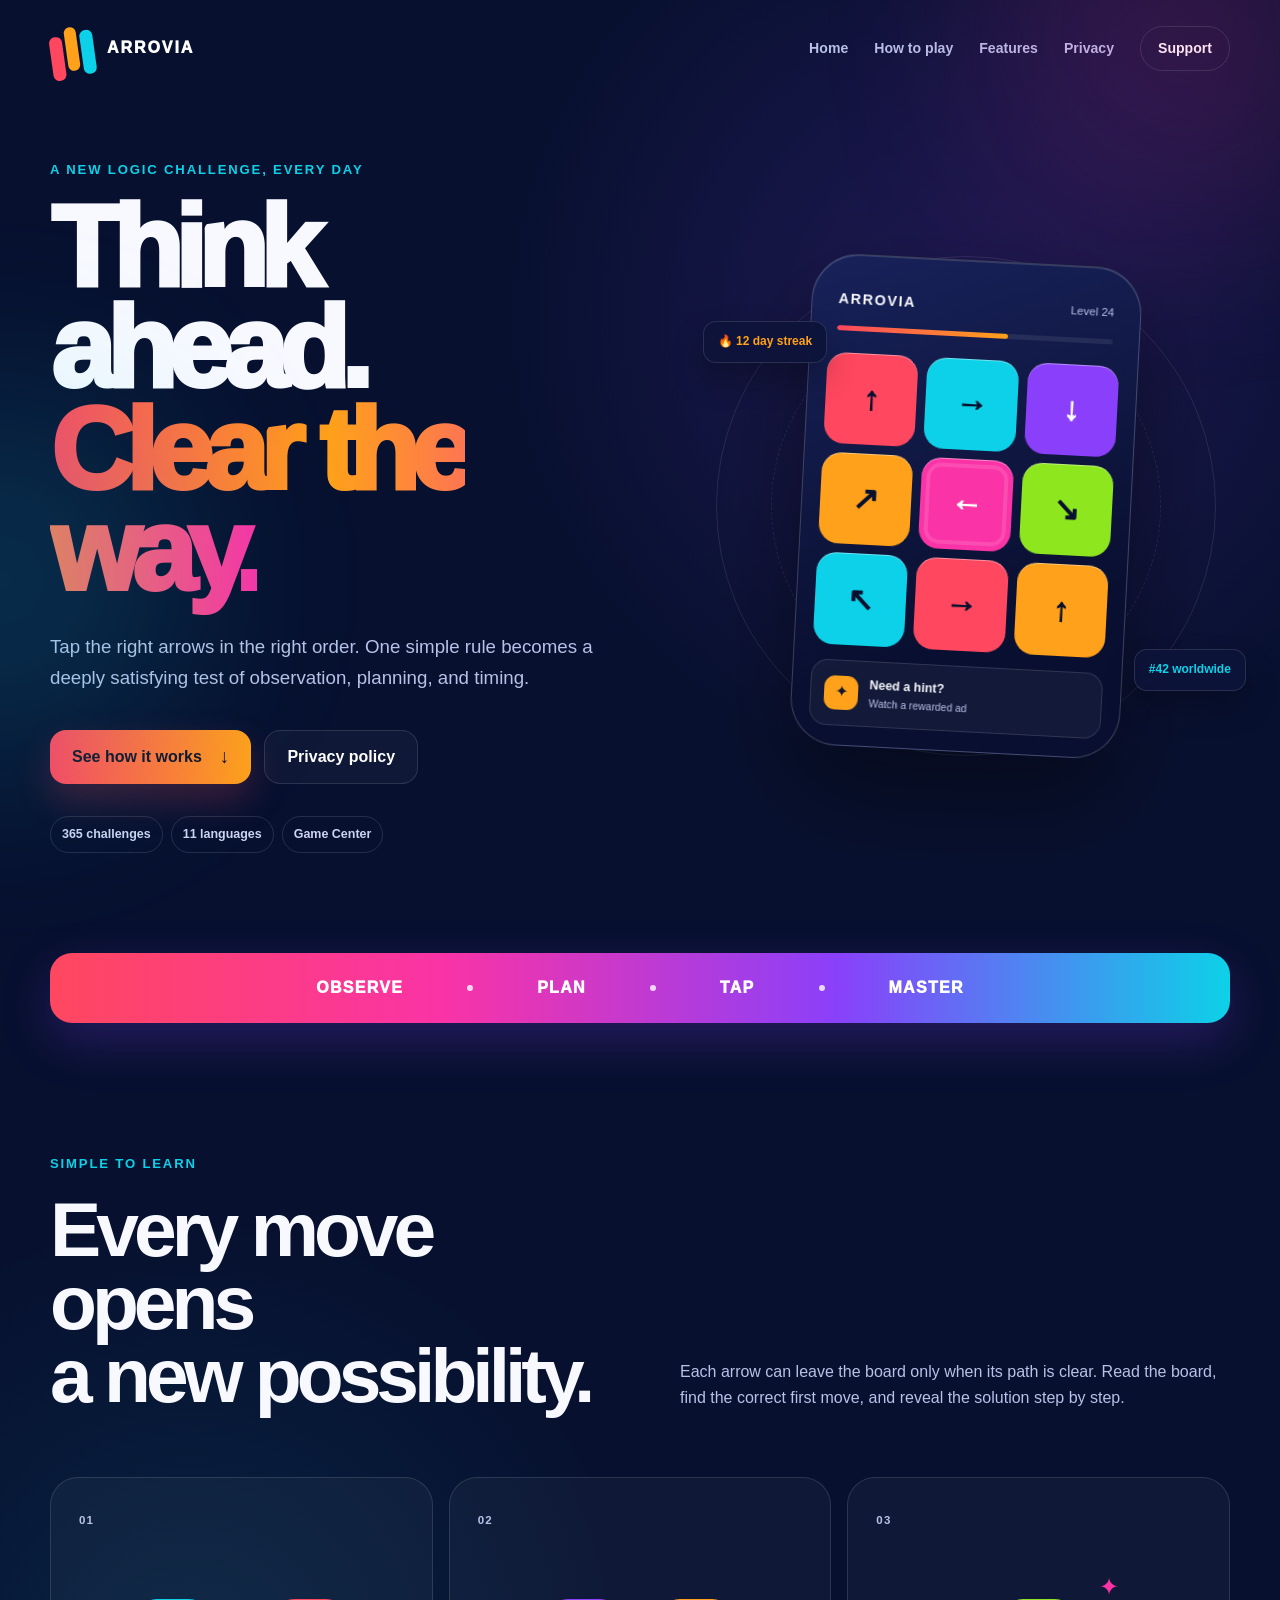
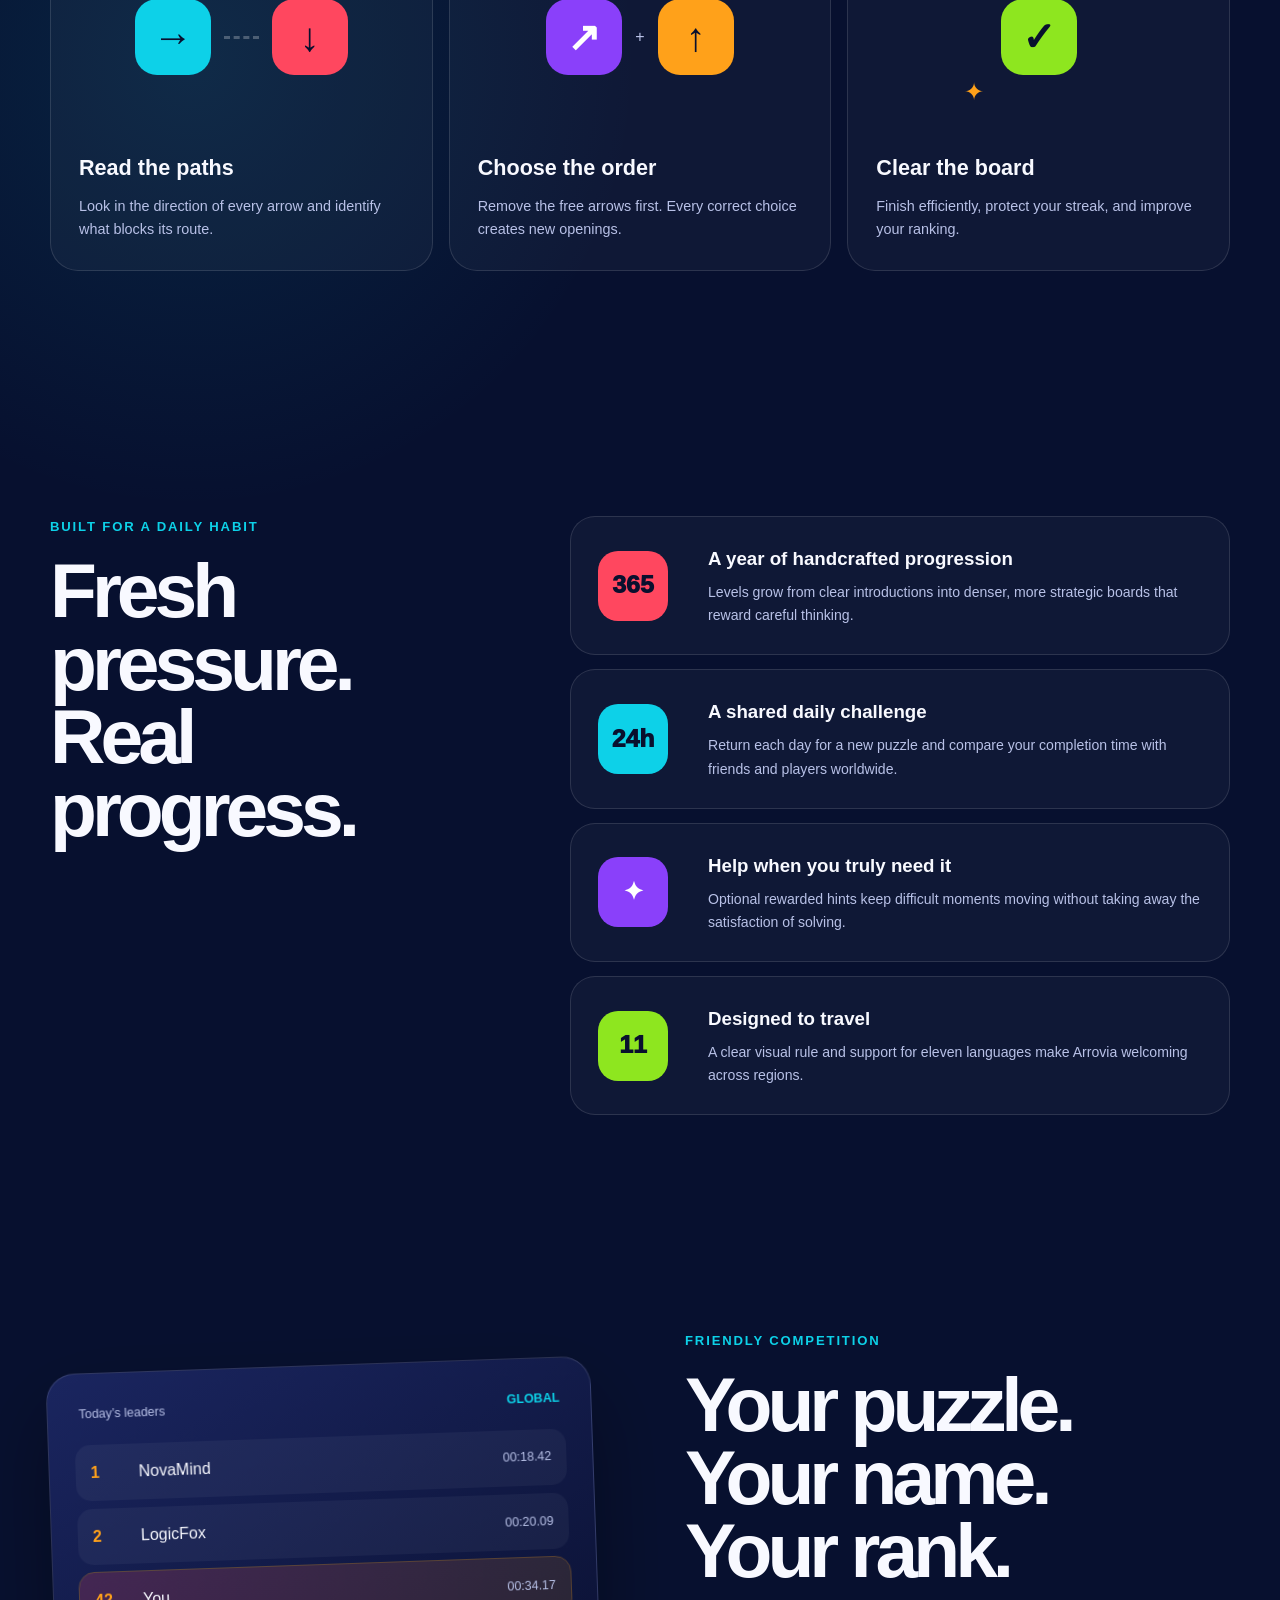
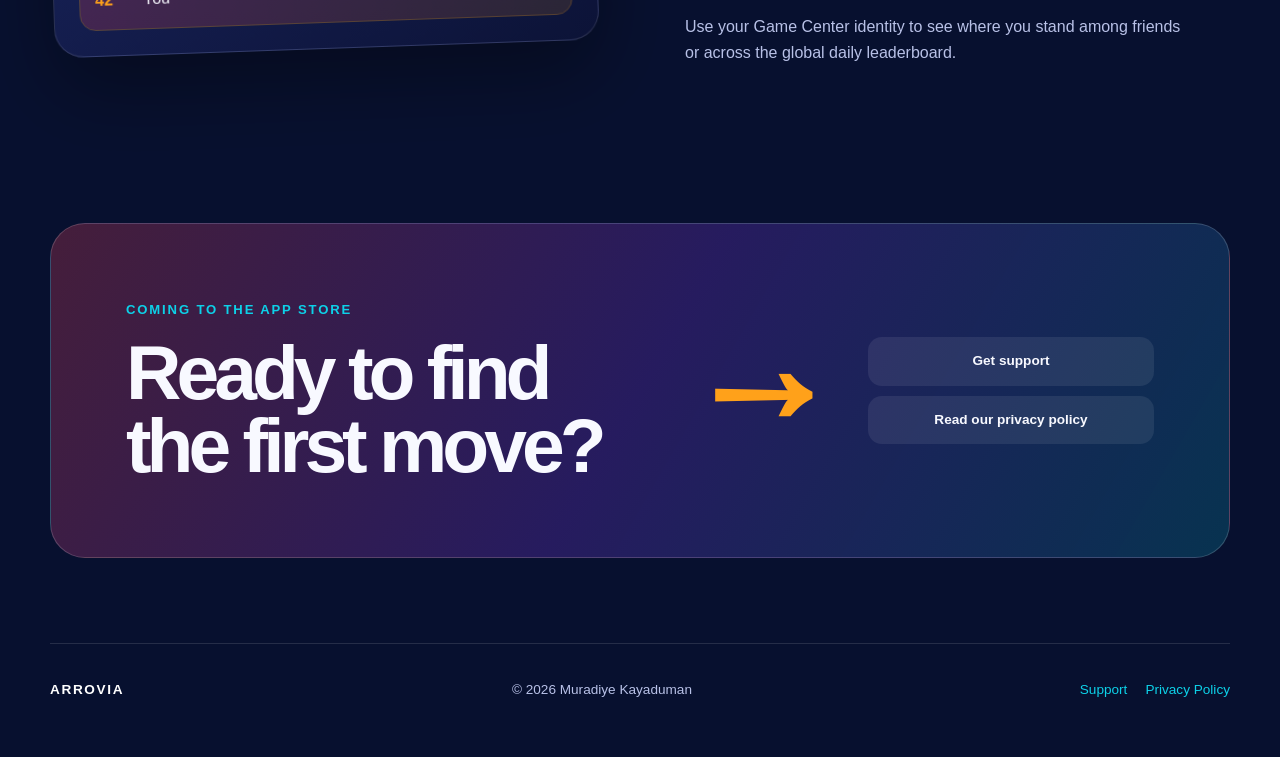
<file: index.html>
<!doctype html>
<html lang="en">
<head>
  <meta charset="utf-8">
  <meta name="viewport" content="width=device-width, initial-scale=1">
  <meta name="description" content="Arrovia is a colorful daily logic puzzle with hundreds of progressively challenging levels, rewarded hints, and Game Center leaderboards.">
  <meta name="theme-color" content="#07102f">
  <meta property="og:title" content="Arrovia — Think Ahead. Clear the Way.">
  <meta property="og:description" content="A vibrant logic puzzle that is easy to understand and increasingly difficult to master.">
  <meta property="og:type" content="website">
  <title>Arrovia — Daily Logic Puzzle</title>
  <link rel="stylesheet" href="styles.css">
</head>
<body class="landing-page">
  <div class="glow glow-one" aria-hidden="true"></div>
  <div class="glow glow-two" aria-hidden="true"></div>

  <header class="site-header">
    <a class="brand" href="#top" aria-label="Arrovia home">
      <span class="brand-mark" aria-hidden="true"><i></i><i></i><i></i></span>
      <span>ARROVIA</span>
    </a>
    <nav class="landing-nav" aria-label="Main navigation">
      <a class="home-link" href="index.html">Home</a>
      <a class="section-link" href="#how">How to play</a>
      <a class="section-link" href="#features">Features</a>
      <a href="privacy.html">Privacy</a>
      <a class="nav-button" href="support.html">Support</a>
    </nav>
  </header>

  <main id="top">
    <section class="launch-hero">
      <div class="launch-copy">
        <p class="eyebrow">A new logic challenge, every day</p>
        <h1>Think ahead.<br><span>Clear the way.</span></h1>
        <p>Tap the right arrows in the right order. One simple rule becomes a deeply satisfying test of observation, planning, and timing.</p>
        <div class="hero-actions">
          <a class="primary-button" href="#how">See how it works <span>↓</span></a>
          <a class="secondary-button" href="privacy.html">Privacy policy</a>
        </div>
        <div class="hero-tags" aria-label="Game highlights">
          <span>365 challenges</span>
          <span>11 languages</span>
          <span>Game Center</span>
        </div>
      </div>

      <div class="phone-scene" aria-label="Illustration of the Arrovia game board">
        <div class="orbit orbit-one"></div>
        <div class="orbit orbit-two"></div>
        <div class="phone-shell">
          <div class="phone-topbar"><strong>ARROVIA</strong><span>Level 24</span></div>
          <div class="mini-progress"><i></i></div>
          <div class="game-board" aria-hidden="true">
            <span class="coral">↑</span><span class="cyan">→</span><span class="violet">↓</span>
            <span class="orange">↗</span><span class="pink blocked">←</span><span class="lime">↘</span>
            <span class="cyan">↖</span><span class="coral">→</span><span class="orange">↑</span>
          </div>
          <div class="phone-hint"><span>✦</span><div><strong>Need a hint?</strong><small>Watch a rewarded ad</small></div></div>
        </div>
        <span class="floating-chip chip-one">🔥 12 day streak</span>
        <span class="floating-chip chip-two">#42 worldwide</span>
      </div>
    </section>

    <section class="color-ribbon" aria-label="Arrovia game qualities">
      <span>Observe</span><i></i><span>Plan</span><i></i><span>Tap</span><i></i><span>Master</span>
    </section>

    <section class="how-section" id="how">
      <div class="section-title">
        <p class="eyebrow">Simple to learn</p>
        <h2>Every move opens<br>a new possibility.</h2>
        <p>Each arrow can leave the board only when its path is clear. Read the board, find the correct first move, and reveal the solution step by step.</p>
      </div>

      <div class="steps-grid">
        <article>
          <span class="step-number">01</span>
          <div class="step-demo scan-demo"><b>→</b><em></em><b>↓</b></div>
          <h3>Read the paths</h3>
          <p>Look in the direction of every arrow and identify what blocks its route.</p>
        </article>
        <article>
          <span class="step-number">02</span>
          <div class="step-demo tap-demo"><b>↗</b><i>+</i><b>↑</b></div>
          <h3>Choose the order</h3>
          <p>Remove the free arrows first. Every correct choice creates new openings.</p>
        </article>
        <article>
          <span class="step-number">03</span>
          <div class="step-demo clear-demo"><b>✓</b><i>✦</i><em>✦</em></div>
          <h3>Clear the board</h3>
          <p>Finish efficiently, protect your streak, and improve your ranking.</p>
        </article>
      </div>
    </section>

    <section class="feature-section" id="features">
      <div class="feature-intro">
        <p class="eyebrow">Built for a daily habit</p>
        <h2>Fresh pressure.<br>Real progress.</h2>
      </div>
      <div class="feature-stack">
        <article class="feature-row coral-row">
          <span>365</span>
          <div><h3>A year of handcrafted progression</h3><p>Levels grow from clear introductions into denser, more strategic boards that reward careful thinking.</p></div>
        </article>
        <article class="feature-row cyan-row">
          <span>24h</span>
          <div><h3>A shared daily challenge</h3><p>Return each day for a new puzzle and compare your completion time with friends and players worldwide.</p></div>
        </article>
        <article class="feature-row violet-row">
          <span>✦</span>
          <div><h3>Help when you truly need it</h3><p>Optional rewarded hints keep difficult moments moving without taking away the satisfaction of solving.</p></div>
        </article>
        <article class="feature-row lime-row">
          <span>11</span>
          <div><h3>Designed to travel</h3><p>A clear visual rule and support for eleven languages make Arrovia welcoming across regions.</p></div>
        </article>
      </div>
    </section>

    <section class="leaderboard-section">
      <div class="rank-card">
        <div class="rank-head"><span>Today’s leaders</span><strong>GLOBAL</strong></div>
        <ol>
          <li><b>1</b><span>NovaMind</span><em>00:18.42</em></li>
          <li><b>2</b><span>LogicFox</span><em>00:20.09</em></li>
          <li class="you"><b>42</b><span>You</span><em>00:34.17</em></li>
        </ol>
      </div>
      <div class="leader-copy">
        <p class="eyebrow">Friendly competition</p>
        <h2>Your puzzle.<br>Your name.<br>Your rank.</h2>
        <p>Use your Game Center identity to see where you stand among friends or across the global daily leaderboard.</p>
      </div>
    </section>

    <section class="final-cta">
      <div>
        <p class="eyebrow">Coming to the App Store</p>
        <h2>Ready to find<br>the first move?</h2>
      </div>
      <div class="cta-mark" aria-hidden="true">→</div>
      <div class="cta-links">
        <a href="support.html">Get support</a>
        <a href="privacy.html">Read our privacy policy</a>
      </div>
    </section>
  </main>

  <footer>
    <strong>ARROVIA</strong>
    <span>© 2026 Muradiye Kayaduman</span>
    <span class="footer-links"><a href="support.html">Support</a><a href="privacy.html">Privacy Policy</a></span>
  </footer>
</body>
</html>
</file>
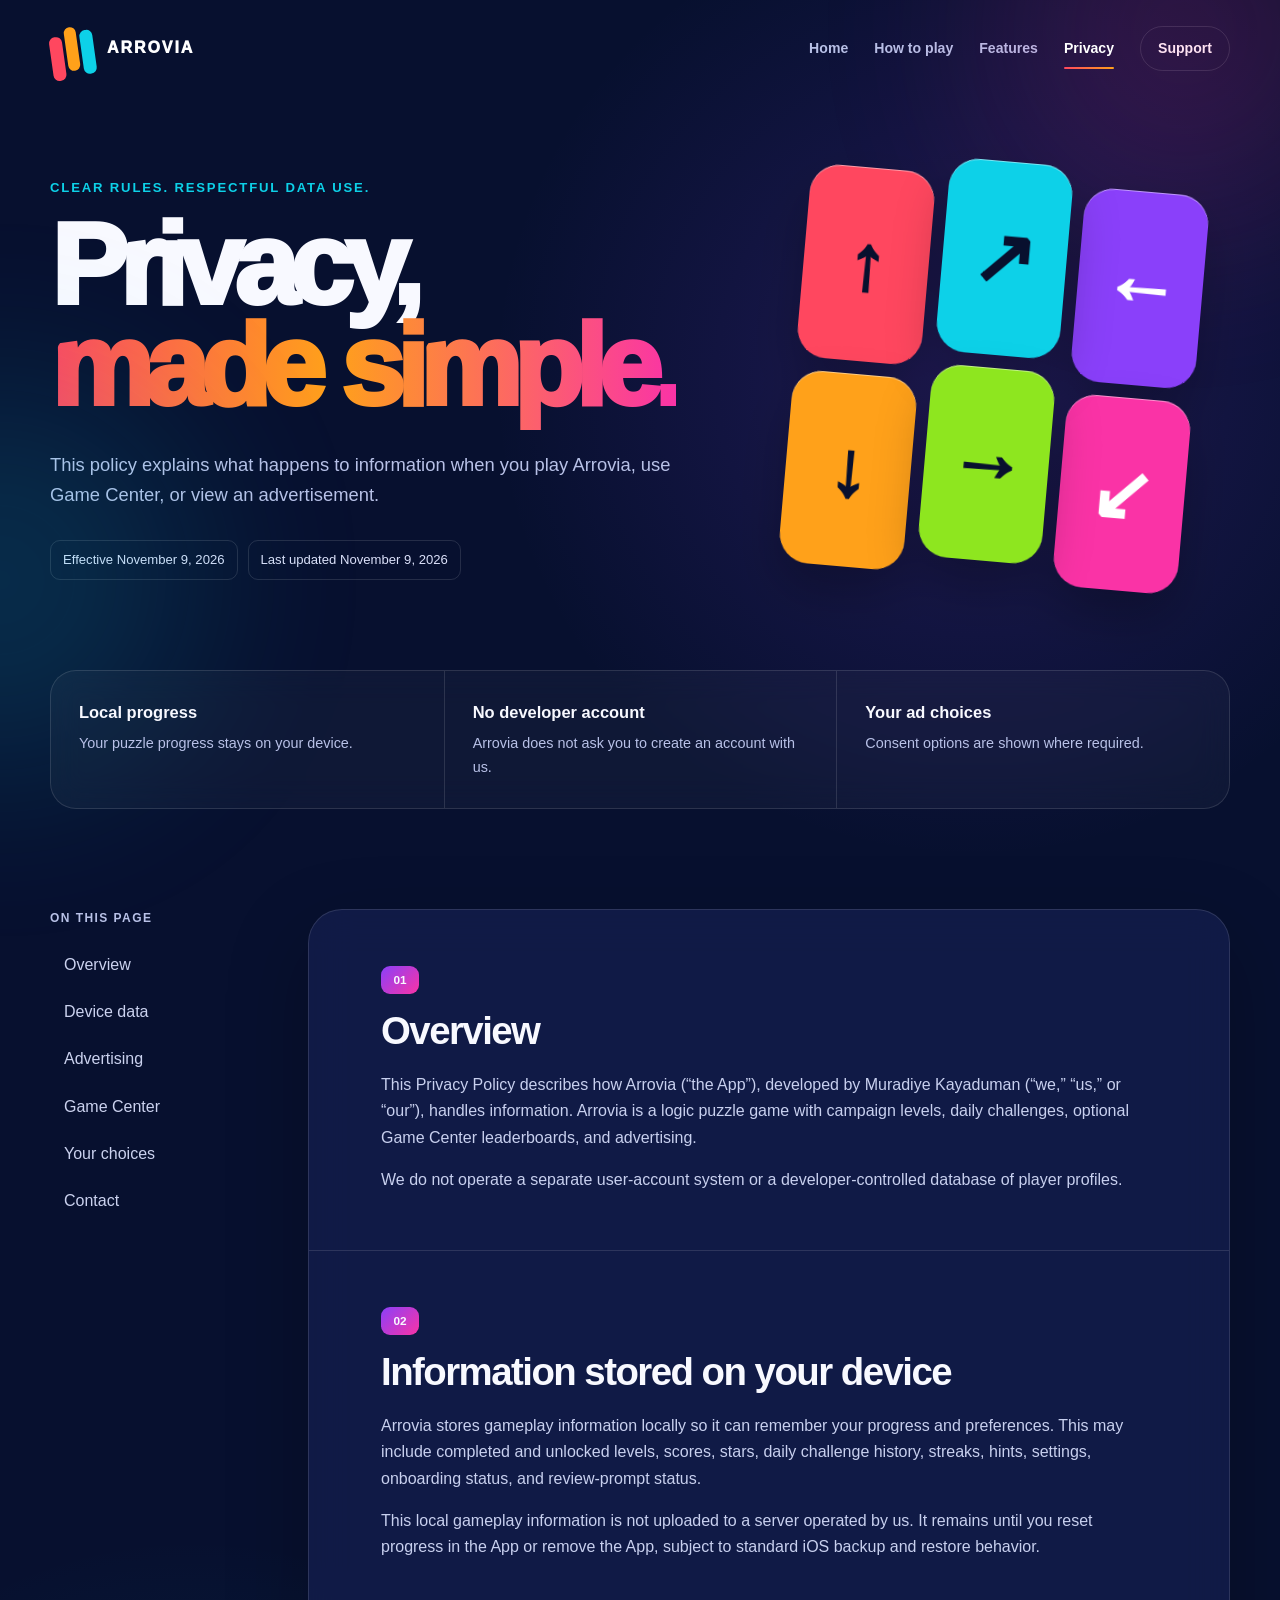
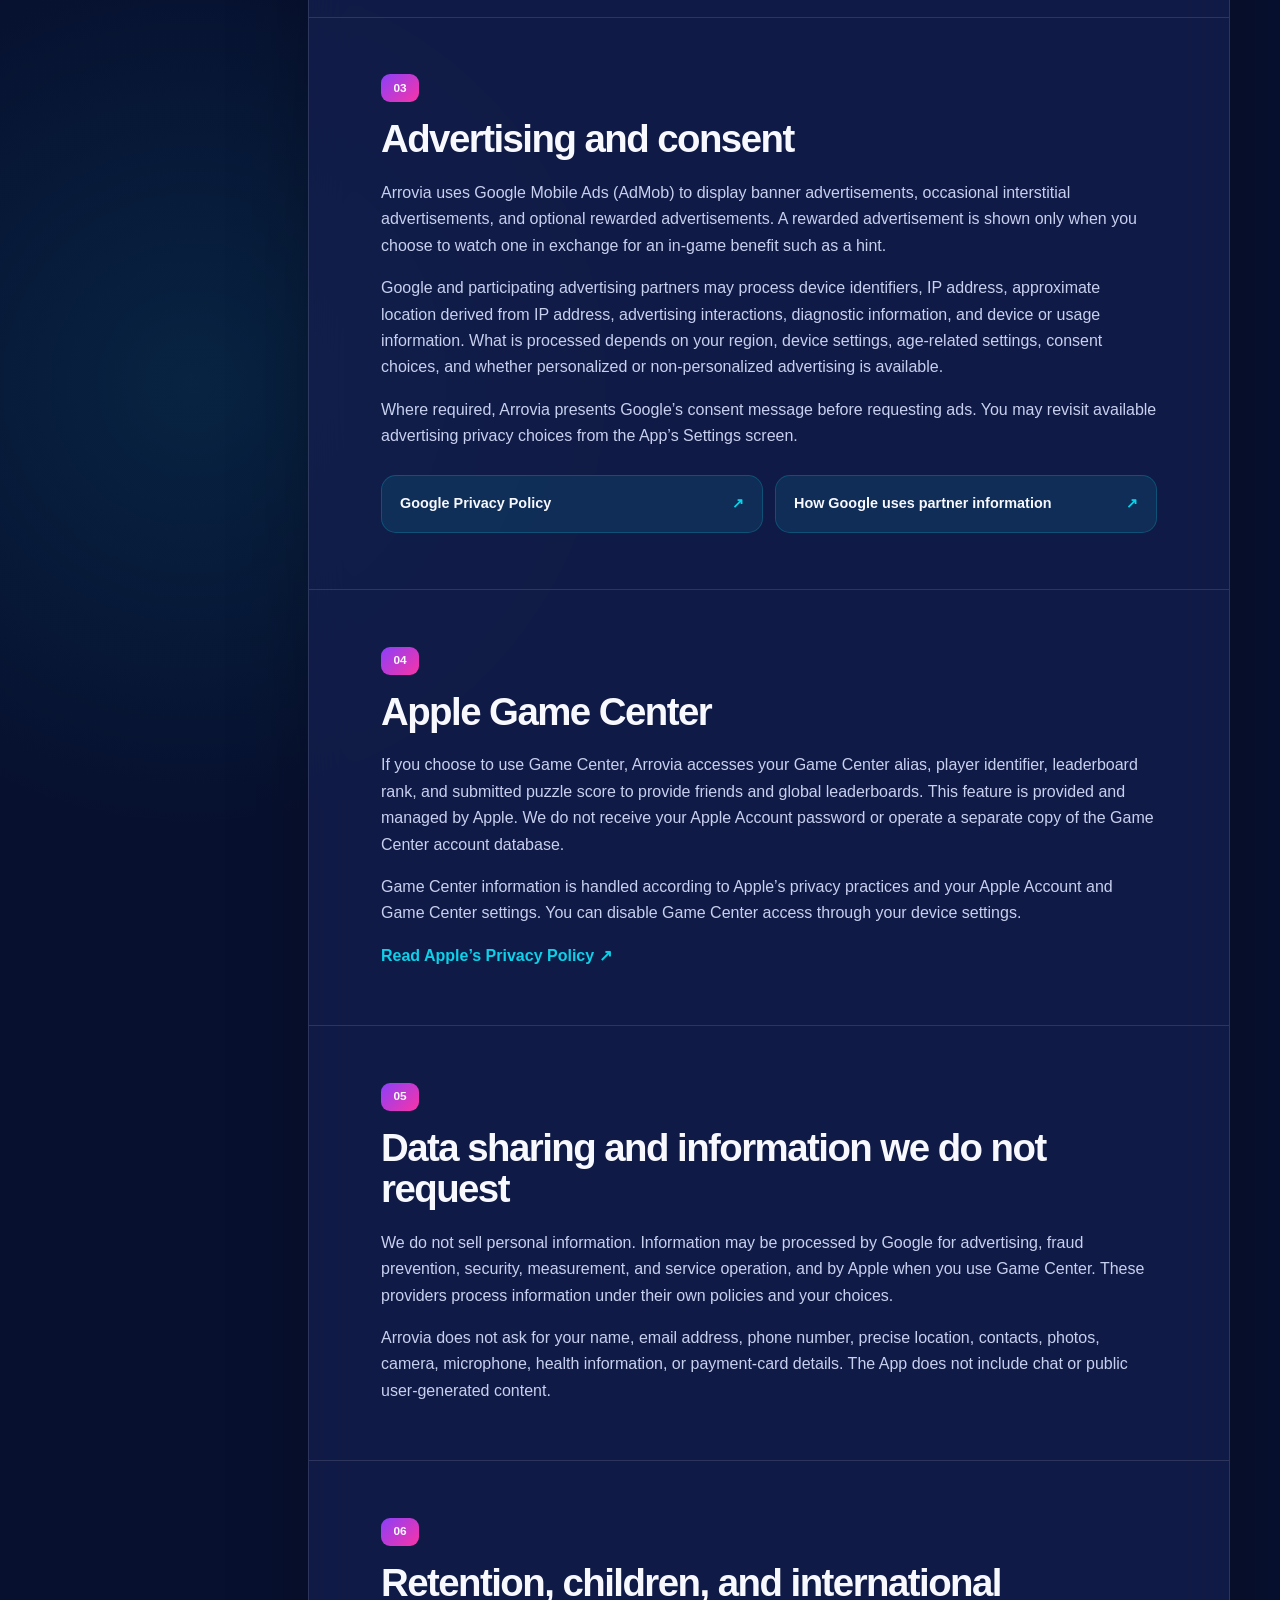
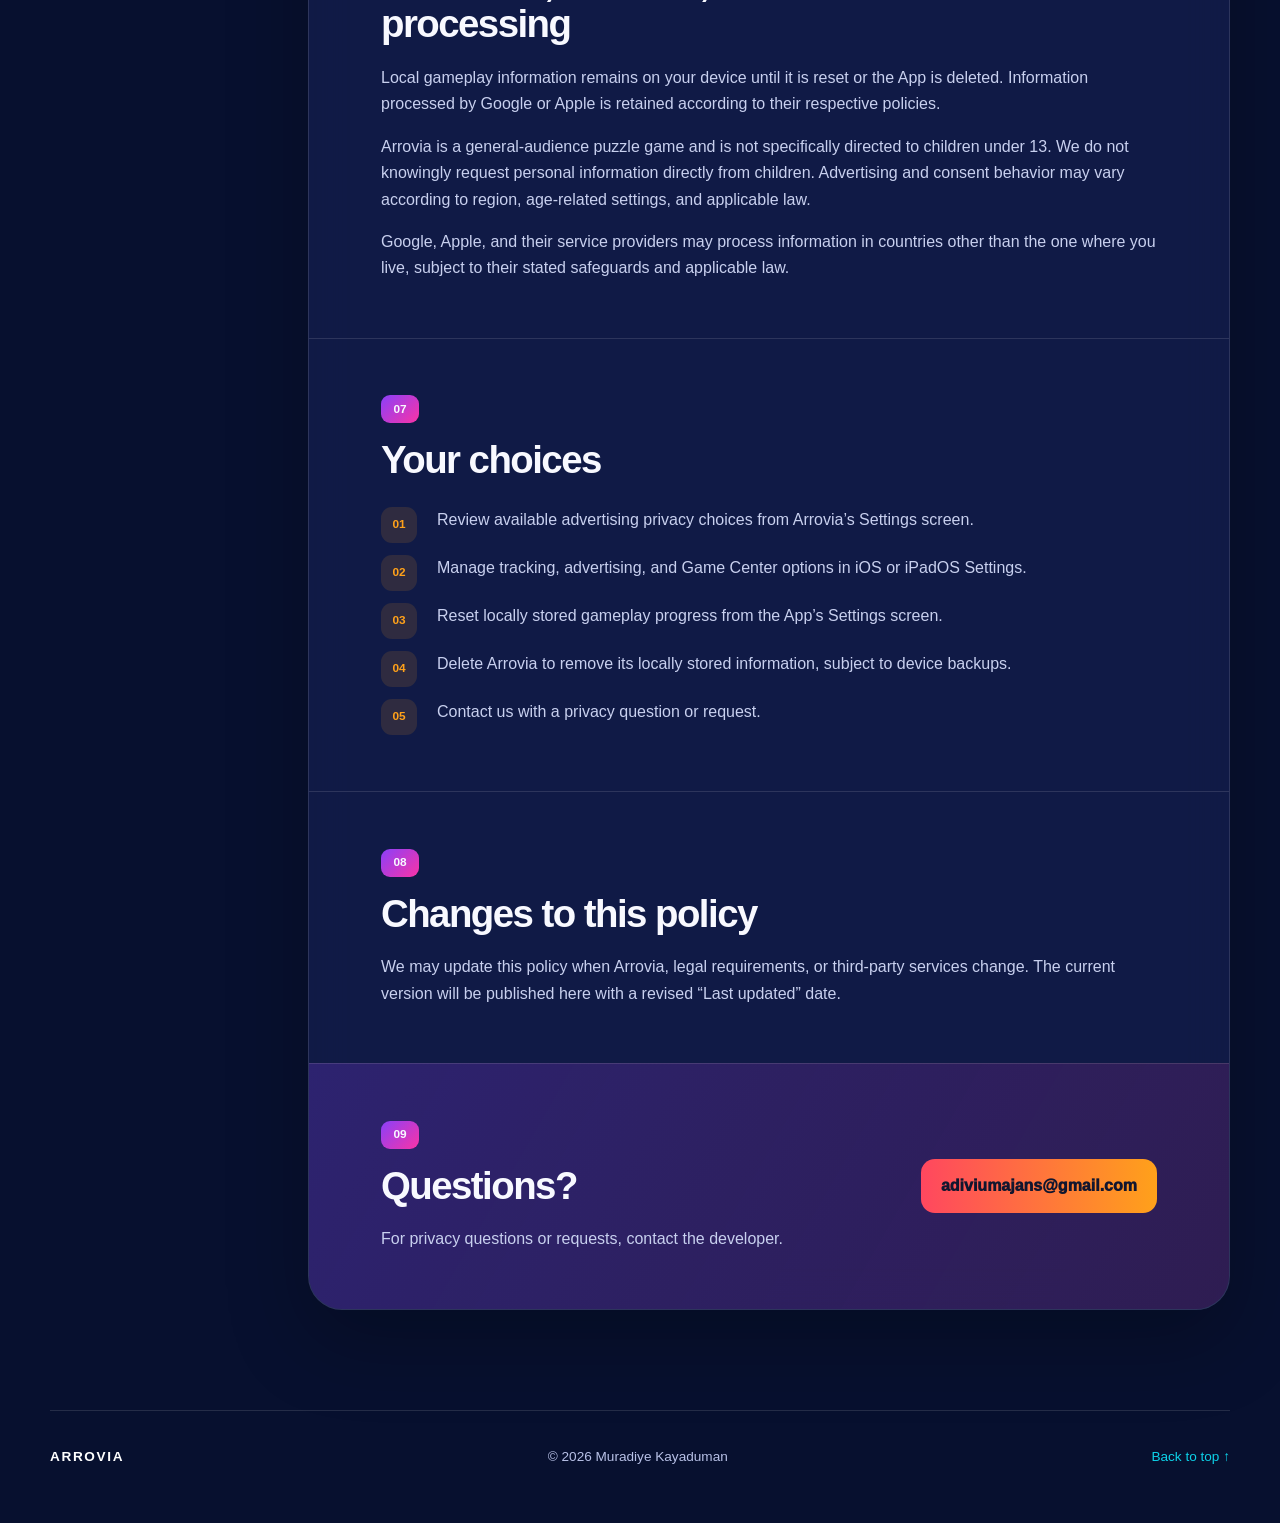
<file: privacy.html>
<!doctype html>
<html lang="en">
<head>
  <meta charset="utf-8">
  <meta name="viewport" content="width=device-width, initial-scale=1">
  <meta name="description" content="Privacy Policy for Arrovia, the colorful daily logic puzzle for iPhone and iPad.">
  <meta name="theme-color" content="#07102f">
  <title>Privacy Policy — Arrovia</title>
  <link rel="stylesheet" href="styles.css">
</head>
<body>
  <div class="glow glow-one" aria-hidden="true"></div>
  <div class="glow glow-two" aria-hidden="true"></div>

  <header class="site-header">
    <a class="brand" href="index.html" aria-label="Arrovia home">
      <span class="brand-mark" aria-hidden="true">
        <i></i><i></i><i></i>
      </span>
      <span>ARROVIA</span>
    </a>
    <nav class="landing-nav" aria-label="Main navigation">
      <a class="home-link" href="index.html">Home</a>
      <a class="section-link" href="index.html#how">How to play</a>
      <a class="section-link" href="index.html#features">Features</a>
      <a class="current-link" href="privacy.html" aria-current="page">Privacy</a>
      <a class="nav-button" href="support.html">Support</a>
    </nav>
  </header>

  <main id="top">
    <section class="hero">
      <div class="hero-copy">
        <p class="eyebrow">Clear rules. Respectful data use.</p>
        <h1>Privacy,<br><span>made simple.</span></h1>
        <p class="hero-text">This policy explains what happens to information when you play Arrovia, use Game Center, or view an advertisement.</p>
        <div class="date-row">
          <span>Effective November 9, 2026</span>
          <span>Last updated November 9, 2026</span>
        </div>
      </div>

      <div class="puzzle-art" aria-label="Colorful Arrovia puzzle illustration">
        <div class="tile coral">↑</div>
        <div class="tile cyan">↗</div>
        <div class="tile violet">←</div>
        <div class="tile orange">↓</div>
        <div class="tile lime">→</div>
        <div class="tile pink">↙</div>
      </div>
    </section>

    <section class="quick-facts" aria-label="Privacy at a glance">
      <article><strong>Local progress</strong><span>Your puzzle progress stays on your device.</span></article>
      <article><strong>No developer account</strong><span>Arrovia does not ask you to create an account with us.</span></article>
      <article><strong>Your ad choices</strong><span>Consent options are shown where required.</span></article>
    </section>

    <div class="policy-layout">
      <aside>
        <p>On this page</p>
        <nav aria-label="Privacy policy sections">
          <a href="#overview">Overview</a>
          <a href="#local-data">Device data</a>
          <a href="#advertising">Advertising</a>
          <a href="#game-center">Game Center</a>
          <a href="#choices">Your choices</a>
          <a href="#contact">Contact</a>
        </nav>
      </aside>

      <article class="policy-card">
        <section id="overview">
          <span class="section-number">01</span>
          <h2>Overview</h2>
          <p>This Privacy Policy describes how Arrovia (“the App”), developed by Muradiye Kayaduman (“we,” “us,” or “our”), handles information. Arrovia is a logic puzzle game with campaign levels, daily challenges, optional Game Center leaderboards, and advertising.</p>
          <p>We do not operate a separate user-account system or a developer-controlled database of player profiles.</p>
        </section>

        <section id="local-data">
          <span class="section-number">02</span>
          <h2>Information stored on your device</h2>
          <p>Arrovia stores gameplay information locally so it can remember your progress and preferences. This may include completed and unlocked levels, scores, stars, daily challenge history, streaks, hints, settings, onboarding status, and review-prompt status.</p>
          <p>This local gameplay information is not uploaded to a server operated by us. It remains until you reset progress in the App or remove the App, subject to standard iOS backup and restore behavior.</p>
        </section>

        <section id="advertising">
          <span class="section-number">03</span>
          <h2>Advertising and consent</h2>
          <p>Arrovia uses Google Mobile Ads (AdMob) to display banner advertisements, occasional interstitial advertisements, and optional rewarded advertisements. A rewarded advertisement is shown only when you choose to watch one in exchange for an in-game benefit such as a hint.</p>
          <p>Google and participating advertising partners may process device identifiers, IP address, approximate location derived from IP address, advertising interactions, diagnostic information, and device or usage information. What is processed depends on your region, device settings, age-related settings, consent choices, and whether personalized or non-personalized advertising is available.</p>
          <p>Where required, Arrovia presents Google’s consent message before requesting ads. You may revisit available advertising privacy choices from the App’s Settings screen.</p>
          <div class="link-panel">
            <a href="https://policies.google.com/privacy" rel="noopener noreferrer">Google Privacy Policy <span>↗</span></a>
            <a href="https://policies.google.com/technologies/partner-sites" rel="noopener noreferrer">How Google uses partner information <span>↗</span></a>
          </div>
        </section>

        <section id="game-center">
          <span class="section-number">04</span>
          <h2>Apple Game Center</h2>
          <p>If you choose to use Game Center, Arrovia accesses your Game Center alias, player identifier, leaderboard rank, and submitted puzzle score to provide friends and global leaderboards. This feature is provided and managed by Apple. We do not receive your Apple Account password or operate a separate copy of the Game Center account database.</p>
          <p>Game Center information is handled according to Apple’s privacy practices and your Apple Account and Game Center settings. You can disable Game Center access through your device settings.</p>
          <p><a class="text-link" href="https://www.apple.com/legal/privacy/" rel="noopener noreferrer">Read Apple’s Privacy Policy <span>↗</span></a></p>
        </section>

        <section id="sharing">
          <span class="section-number">05</span>
          <h2>Data sharing and information we do not request</h2>
          <p>We do not sell personal information. Information may be processed by Google for advertising, fraud prevention, security, measurement, and service operation, and by Apple when you use Game Center. These providers process information under their own policies and your choices.</p>
          <p>Arrovia does not ask for your name, email address, phone number, precise location, contacts, photos, camera, microphone, health information, or payment-card details. The App does not include chat or public user-generated content.</p>
        </section>

        <section id="retention">
          <span class="section-number">06</span>
          <h2>Retention, children, and international processing</h2>
          <p>Local gameplay information remains on your device until it is reset or the App is deleted. Information processed by Google or Apple is retained according to their respective policies.</p>
          <p>Arrovia is a general-audience puzzle game and is not specifically directed to children under 13. We do not knowingly request personal information directly from children. Advertising and consent behavior may vary according to region, age-related settings, and applicable law.</p>
          <p>Google, Apple, and their service providers may process information in countries other than the one where you live, subject to their stated safeguards and applicable law.</p>
        </section>

        <section id="choices">
          <span class="section-number">07</span>
          <h2>Your choices</h2>
          <ul class="choice-list">
            <li><span>01</span>Review available advertising privacy choices from Arrovia’s Settings screen.</li>
            <li><span>02</span>Manage tracking, advertising, and Game Center options in iOS or iPadOS Settings.</li>
            <li><span>03</span>Reset locally stored gameplay progress from the App’s Settings screen.</li>
            <li><span>04</span>Delete Arrovia to remove its locally stored information, subject to device backups.</li>
            <li><span>05</span>Contact us with a privacy question or request.</li>
          </ul>
        </section>

        <section id="changes">
          <span class="section-number">08</span>
          <h2>Changes to this policy</h2>
          <p>We may update this policy when Arrovia, legal requirements, or third-party services change. The current version will be published here with a revised “Last updated” date.</p>
        </section>

        <section id="contact" class="contact-card">
          <div>
            <span class="section-number">09</span>
            <h2>Questions?</h2>
            <p>For privacy questions or requests, contact the developer.</p>
          </div>
          <a href="mailto:adiviumajans@gmail.com">adiviumajans@gmail.com</a>
        </section>
      </article>
    </div>
  </main>

  <footer>
    <strong>ARROVIA</strong>
    <span>© 2026 Muradiye Kayaduman</span>
    <a href="#top">Back to top ↑</a>
  </footer>
</body>
</html>
</file>
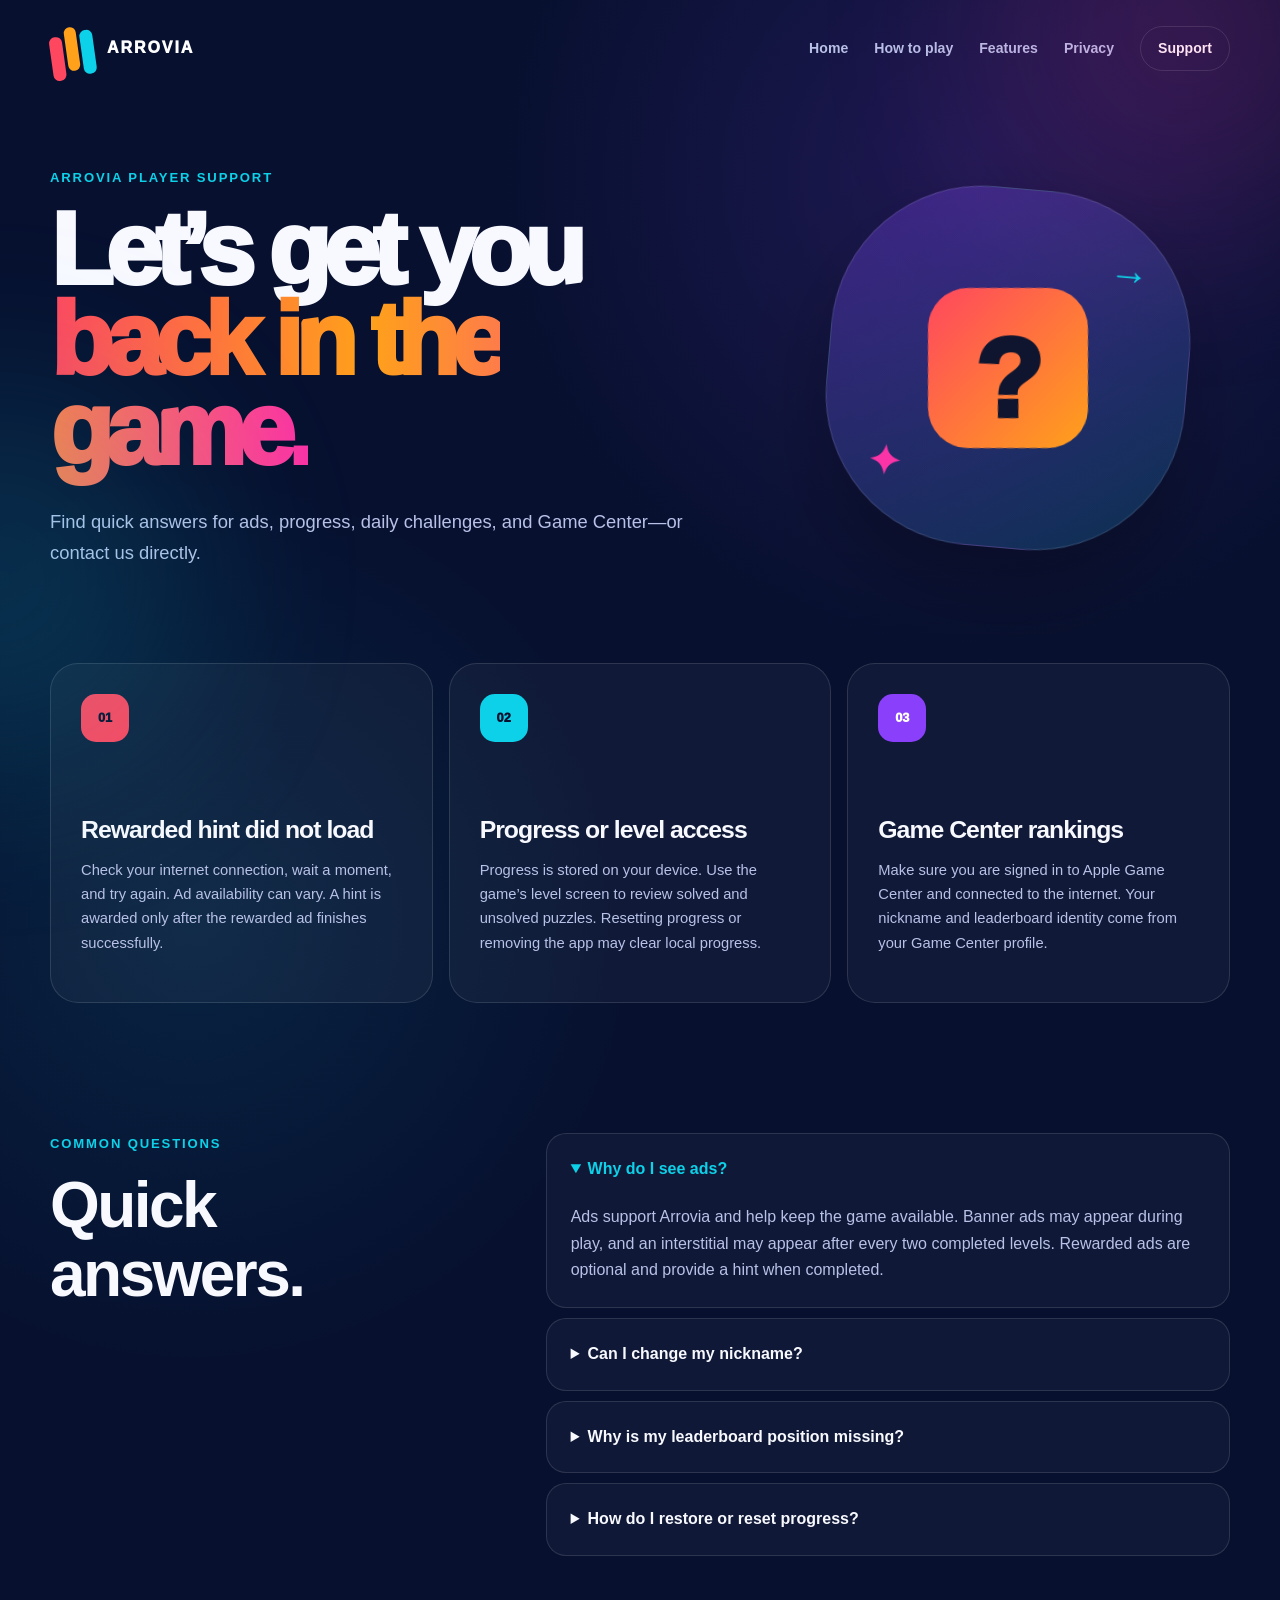
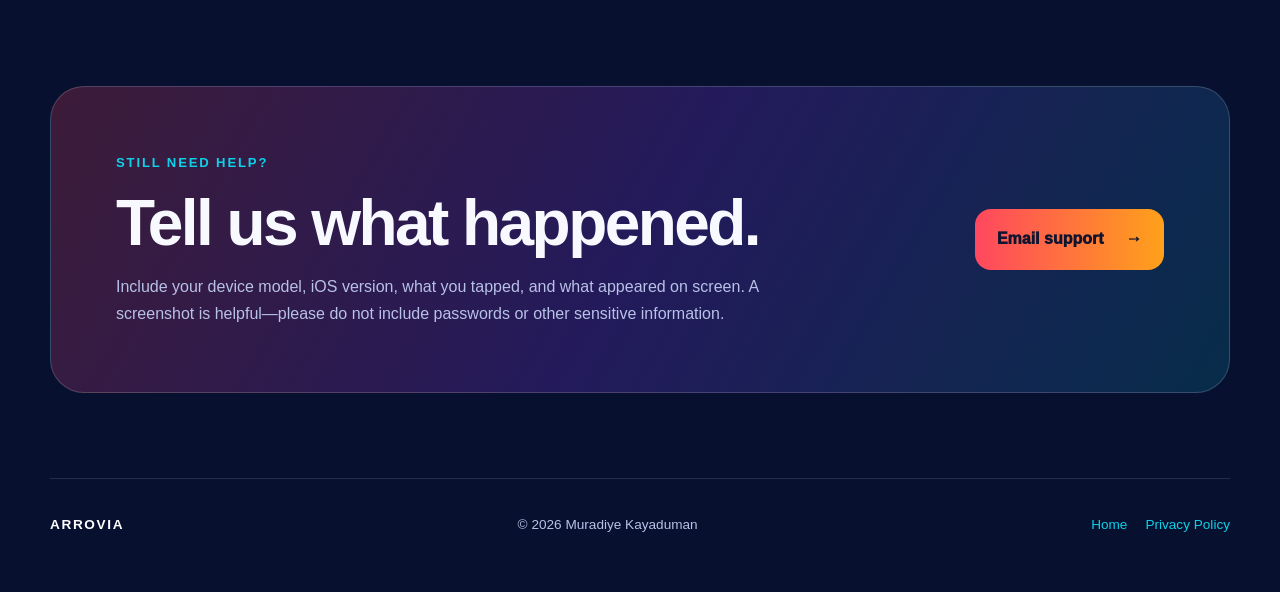
<file: support.html>
<!doctype html>
<html lang="en">
<head>
  <meta charset="utf-8">
  <meta name="viewport" content="width=device-width, initial-scale=1">
  <meta name="description" content="Help and support for Arrovia, the colorful daily logic puzzle for iPhone and iPad.">
  <meta name="theme-color" content="#07102f">
  <title>Support — Arrovia</title>
  <link rel="stylesheet" href="styles.css">
</head>
<body class="support-page">
  <div class="glow glow-one" aria-hidden="true"></div>
  <div class="glow glow-two" aria-hidden="true"></div>

  <header class="site-header">
    <a class="brand" href="index.html" aria-label="Arrovia home">
      <span class="brand-mark" aria-hidden="true"><i></i><i></i><i></i></span>
      <span>ARROVIA</span>
    </a>
    <nav class="landing-nav" aria-label="Main navigation">
      <a class="home-link" href="index.html">Home</a>
      <a class="section-link" href="index.html#how">How to play</a>
      <a class="section-link" href="index.html#features">Features</a>
      <a href="privacy.html">Privacy</a>
      <a class="nav-button current-link" href="support.html" aria-current="page">Support</a>
    </nav>
  </header>

  <main>
    <section class="support-hero">
      <div>
        <p class="eyebrow">Arrovia player support</p>
        <h1>Let’s get you<br><span>back in the game.</span></h1>
        <p class="hero-text">Find quick answers for ads, progress, daily challenges, and Game Center—or contact us directly.</p>
      </div>
      <div class="support-symbol" aria-hidden="true"><span>?</span><i>→</i><b>✦</b></div>
    </section>

    <section class="support-grid" aria-label="Quick help">
      <article class="support-tile coral-help">
        <span>01</span><h2>Rewarded hint did not load</h2>
        <p>Check your internet connection, wait a moment, and try again. Ad availability can vary. A hint is awarded only after the rewarded ad finishes successfully.</p>
      </article>
      <article class="support-tile cyan-help">
        <span>02</span><h2>Progress or level access</h2>
        <p>Progress is stored on your device. Use the game’s level screen to review solved and unsolved puzzles. Resetting progress or removing the app may clear local progress.</p>
      </article>
      <article class="support-tile violet-help">
        <span>03</span><h2>Game Center rankings</h2>
        <p>Make sure you are signed in to Apple Game Center and connected to the internet. Your nickname and leaderboard identity come from your Game Center profile.</p>
      </article>
    </section>

    <section class="faq-section">
      <div class="faq-title">
        <p class="eyebrow">Common questions</p>
        <h2>Quick answers.</h2>
      </div>
      <div class="faq-list">
        <details open>
          <summary>Why do I see ads?</summary>
          <p>Ads support Arrovia and help keep the game available. Banner ads may appear during play, and an interstitial may appear after every two completed levels. Rewarded ads are optional and provide a hint when completed.</p>
        </details>
        <details>
          <summary>Can I change my nickname?</summary>
          <p>Arrovia uses your Apple Game Center identity for supported rankings. You can manage that name through your Game Center settings.</p>
        </details>
        <details>
          <summary>Why is my leaderboard position missing?</summary>
          <p>Confirm that Game Center is enabled, you are signed in, and your device is online. Scores can sometimes take a short time to appear.</p>
        </details>
        <details>
          <summary>How do I restore or reset progress?</summary>
          <p>Use the reset option inside Arrovia if you want to start again. Local progress may also be affected when the app is removed or restored through standard iOS backup behavior.</p>
        </details>
      </div>
    </section>

    <section class="support-contact">
      <div>
        <p class="eyebrow">Still need help?</p>
        <h2>Tell us what happened.</h2>
        <p>Include your device model, iOS version, what you tapped, and what appeared on screen. A screenshot is helpful—please do not include passwords or other sensitive information.</p>
      </div>
      <a href="mailto:adiviumajans@gmail.com?subject=Arrovia%20Support">Email support <span>→</span></a>
    </section>
  </main>

  <footer>
    <strong>ARROVIA</strong>
    <span>© 2026 Muradiye Kayaduman</span>
    <span class="footer-links"><a href="index.html">Home</a><a href="privacy.html">Privacy Policy</a></span>
  </footer>
</body>
</html>
</file>
<file: styles.css>
:root {
  --bg: #07102f;
  --panel: rgba(21, 31, 79, 0.72);
  --panel-strong: #111b4a;
  --text: #f8f9ff;
  --muted: #b8c1e7;
  --coral: #ff475f;
  --orange: #ffa11a;
  --cyan: #0dd1e8;
  --violet: #8a40fa;
  --lime: #8ee61f;
  --pink: #fa33a6;
  --line: rgba(255, 255, 255, 0.12);
}

* { box-sizing: border-box; }
html { scroll-behavior: smooth; }
body {
  margin: 0;
  min-width: 320px;
  color: var(--text);
  background:
    radial-gradient(circle at 76% 8%, rgba(138, 64, 250, 0.18), transparent 30rem),
    radial-gradient(circle at 15% 42%, rgba(13, 209, 232, 0.10), transparent 28rem),
    var(--bg);
  font-family: Inter, ui-rounded, "SF Pro Rounded", -apple-system, BlinkMacSystemFont, "Segoe UI", sans-serif;
  line-height: 1.65;
}

a { color: inherit; }
.glow { position: fixed; width: 24rem; height: 24rem; border-radius: 50%; filter: blur(100px); pointer-events: none; opacity: .16; }
.glow-one { top: -10rem; right: -6rem; background: var(--pink); }
.glow-two { bottom: 8rem; left: -12rem; background: var(--cyan); }

.site-header {
  width: min(1180px, calc(100% - 40px));
  margin: 0 auto;
  padding: 26px 0;
  display: flex;
  align-items: center;
  justify-content: space-between;
}
.brand { display: inline-flex; align-items: center; gap: 13px; color: white; text-decoration: none; font-weight: 950; letter-spacing: .12em; }
.brand-mark { width: 44px; height: 44px; display: grid; grid-template-columns: repeat(3, 1fr); gap: 3px; transform: rotate(-8deg); }
.brand-mark i { border-radius: 6px; }
.brand-mark i:nth-child(1) { background: var(--coral); transform: translateY(8px); }
.brand-mark i:nth-child(2) { background: var(--orange); }
.brand-mark i:nth-child(3) { background: var(--cyan); transform: translateY(5px); }
.contact-link { padding: 10px 18px; border: 1px solid var(--line); border-radius: 999px; text-decoration: none; color: var(--muted); font-weight: 750; }
.contact-link:hover { color: white; border-color: rgba(255,255,255,.35); }

main, footer { width: min(1180px, calc(100% - 40px)); margin-inline: auto; }
.hero { min-height: 560px; padding: 80px 0 90px; display: grid; grid-template-columns: 1.15fr .85fr; gap: 70px; align-items: center; }
.eyebrow { margin: 0 0 16px; color: var(--cyan); font-size: .82rem; font-weight: 900; letter-spacing: .14em; text-transform: uppercase; }
h1 { margin: 0; max-width: 760px; font-size: clamp(4rem, 9vw, 7.7rem); line-height: .88; letter-spacing: -.075em; font-weight: 950; }
h1 span { background: linear-gradient(90deg, var(--coral), var(--orange) 45%, var(--pink)); -webkit-background-clip: text; background-clip: text; color: transparent; }
.hero-text { max-width: 700px; margin: 32px 0 0; color: var(--muted); font-size: 1.15rem; }
.date-row { margin-top: 30px; display: flex; flex-wrap: wrap; gap: 10px; }
.date-row span { padding: 8px 12px; border: 1px solid var(--line); border-radius: 10px; color: #dce1fa; font-size: .82rem; }

.puzzle-art { width: min(100%, 400px); aspect-ratio: 1; margin-inline: auto; display: grid; grid-template-columns: repeat(3, 1fr); gap: 13px; transform: rotate(5deg); }
.tile { display: grid; place-items: center; border-radius: 30px; color: #08102e; font-size: clamp(2.4rem, 6vw, 4.8rem); font-weight: 950; box-shadow: 0 25px 50px rgba(0,0,0,.25), inset 0 1px rgba(255,255,255,.45); }
.tile:nth-child(2), .tile:nth-child(5) { transform: translateY(-18px); }
.coral { background: var(--coral); }.orange { background: var(--orange); }.cyan { background: var(--cyan); }
.violet { background: var(--violet); color: white; }.lime { background: var(--lime); }.pink { background: var(--pink); color: white; }

.quick-facts { display: grid; grid-template-columns: repeat(3, 1fr); border: 1px solid var(--line); border-radius: 26px; overflow: hidden; background: rgba(255,255,255,.035); backdrop-filter: blur(16px); }
.quick-facts article { padding: 28px; }
.quick-facts article + article { border-left: 1px solid var(--line); }
.quick-facts strong, .quick-facts span { display: block; }
.quick-facts strong { margin-bottom: 6px; font-size: 1.03rem; }
.quick-facts span { color: var(--muted); font-size: .9rem; }

.policy-layout { padding: 100px 0; display: grid; grid-template-columns: 210px minmax(0, 1fr); gap: 48px; align-items: start; }
aside { position: sticky; top: 28px; }
aside p { margin: 0 0 14px; color: var(--muted); font-size: .75rem; font-weight: 850; letter-spacing: .12em; text-transform: uppercase; }
aside nav { display: grid; gap: 3px; }
aside a { padding: 9px 12px; color: #cbd2ef; text-decoration: none; border-left: 2px solid transparent; }
aside a:hover { color: white; border-color: var(--cyan); background: rgba(255,255,255,.04); }

.policy-card { border: 1px solid var(--line); border-radius: 34px; background: var(--panel); box-shadow: 0 30px 80px rgba(0,0,0,.25); backdrop-filter: blur(20px); overflow: hidden; }
.policy-card > section { padding: 56px clamp(26px, 6vw, 72px); scroll-margin-top: 20px; }
.policy-card > section + section { border-top: 1px solid var(--line); }
.section-number { display: inline-grid; place-items: center; min-width: 38px; height: 28px; padding: 0 9px; border-radius: 9px; background: linear-gradient(135deg, var(--violet), var(--pink)); font-weight: 900; font-size: .74rem; }
h2 { margin: 16px 0 20px; font-size: clamp(1.75rem, 3vw, 2.65rem); line-height: 1.08; letter-spacing: -.04em; }
.policy-card p { color: #c8d0ef; }
.policy-card p:last-child { margin-bottom: 0; }
.text-link { color: var(--cyan); text-decoration: none; font-weight: 800; }
.link-panel { margin-top: 26px; display: grid; grid-template-columns: 1fr 1fr; gap: 12px; }
.link-panel a { padding: 16px 18px; border-radius: 15px; background: rgba(13,209,232,.10); border: 1px solid rgba(13,209,232,.22); text-decoration: none; font-weight: 800; font-size: .9rem; }
.link-panel a span { float: right; color: var(--cyan); }
.choice-list { margin: 26px 0 0; padding: 0; display: grid; gap: 12px; list-style: none; }
.choice-list li { display: grid; grid-template-columns: 42px 1fr; gap: 14px; align-items: start; color: #c8d0ef; }
.choice-list li span { width: 36px; height: 36px; display: grid; place-items: center; border-radius: 11px; background: rgba(255,161,26,.13); color: var(--orange); font-size: .74rem; font-weight: 900; }
.contact-card { display: flex; justify-content: space-between; gap: 30px; align-items: center; background: linear-gradient(120deg, rgba(138,64,250,.23), rgba(250,51,166,.13)); }
.contact-card a { padding: 14px 20px; border-radius: 14px; background: linear-gradient(90deg, var(--coral), var(--orange)); color: #11162f; text-decoration: none; font-weight: 950; white-space: nowrap; }

footer { padding: 35px 0 55px; border-top: 1px solid var(--line); display: flex; gap: 20px; justify-content: space-between; color: var(--muted); font-size: .85rem; }
footer strong { color: white; letter-spacing: .12em; }
footer a { color: var(--cyan); text-decoration: none; }
.footer-links { display: flex; flex-wrap: wrap; gap: 18px; }

@media (max-width: 820px) {
  .hero { grid-template-columns: 1fr; padding-top: 55px; }
  .puzzle-art { max-width: 330px; }
  .quick-facts { grid-template-columns: 1fr; }
  .quick-facts article + article { border-left: 0; border-top: 1px solid var(--line); }
  .policy-layout { grid-template-columns: 1fr; padding-top: 70px; }
  aside { display: none; }
  .link-panel { grid-template-columns: 1fr; }
  .contact-card { align-items: flex-start; flex-direction: column; }
}

@media (max-width: 560px) {
  .site-header, main, footer { width: min(100% - 26px, 1180px); }
  .site-header { padding-top: 18px; }
  h1 { font-size: clamp(3.6rem, 19vw, 5.5rem); }
  .hero { min-height: 0; padding-bottom: 65px; }
  .puzzle-art { gap: 8px; }
  .tile { border-radius: 20px; }
  .policy-card { border-radius: 25px; }
  .policy-card > section { padding-block: 42px; }
  footer { flex-direction: column; }
}

/* Support page */
.support-hero { min-height: 560px; padding: 70px 0 95px; display: grid; grid-template-columns: 1.2fr .8fr; gap: 70px; align-items: center; }
.support-hero h1 { font-size: clamp(3.8rem, 8vw, 7rem); }
.support-symbol { position: relative; width: min(360px, 85vw); aspect-ratio: 1; margin-inline: auto; display: grid; place-items: center; border: 1px solid var(--line); border-radius: 42%; background: linear-gradient(145deg, rgba(138,64,250,.32), rgba(13,209,232,.16)); box-shadow: 0 40px 90px rgba(0,0,0,.3); transform: rotate(5deg); }
.support-symbol span { width: 160px; height: 160px; display: grid; place-items: center; border-radius: 40px; background: linear-gradient(135deg, var(--coral), var(--orange)); color: #10152f; font-size: 7rem; font-weight: 950; transform: rotate(-5deg); }
.support-symbol i, .support-symbol b { position: absolute; font-style: normal; font-size: 2.5rem; }
.support-symbol i { top: 12%; right: 13%; color: var(--cyan); }.support-symbol b { bottom: 12%; left: 13%; color: var(--pink); }
.support-grid { display: grid; grid-template-columns: repeat(3, 1fr); gap: 16px; }
.support-tile { min-height: 340px; padding: 30px; border: 1px solid var(--line); border-radius: 28px; background: rgba(255,255,255,.04); }
.support-tile > span { width: 48px; height: 48px; display: grid; place-items: center; border-radius: 15px; color: #09102e; font-size: .8rem; font-weight: 950; }
.support-tile h2 { margin: 75px 0 14px; font-size: 1.55rem; }
.support-tile p { margin: 0; color: var(--muted); font-size: .92rem; }
.coral-help > span { background: var(--coral); }.cyan-help > span { background: var(--cyan); }.violet-help > span { background: var(--violet); color: white; }
.faq-section { padding: 130px 0; display: grid; grid-template-columns: .75fr 1.25fr; gap: 85px; align-items: start; }
.faq-title h2 { margin: 0; font-size: clamp(2.8rem, 5vw, 5rem); }
.faq-list { display: grid; gap: 10px; }
.faq-list details { border: 1px solid var(--line); border-radius: 20px; background: rgba(255,255,255,.035); overflow: hidden; }
.faq-list summary { padding: 22px 24px; cursor: pointer; font-weight: 850; }
.faq-list details[open] summary { color: var(--cyan); }
.faq-list details p { margin: 0; padding: 0 24px 24px; color: var(--muted); }
.support-contact { margin-bottom: 85px; padding: clamp(32px, 6vw, 65px); display: grid; grid-template-columns: 1fr auto; gap: 50px; align-items: center; border: 1px solid rgba(255,255,255,.17); border-radius: 34px; background: linear-gradient(120deg, rgba(255,71,95,.22), rgba(138,64,250,.22), rgba(13,209,232,.15)); }
.support-contact h2 { margin: 0 0 14px; font-size: clamp(2.2rem, 5vw, 4rem); }
.support-contact p:last-child { max-width: 720px; margin-bottom: 0; color: var(--muted); }
.support-contact > a { padding: 17px 22px; border-radius: 16px; background: linear-gradient(90deg, var(--coral), var(--orange)); color: #10152f; text-decoration: none; white-space: nowrap; font-weight: 950; }
.support-contact > a span { margin-left: 18px; }

@media (max-width: 900px) {
  .support-hero, .faq-section { grid-template-columns: 1fr; }
  .support-grid { grid-template-columns: 1fr; }
  .support-tile { min-height: 280px; }
  .support-contact { grid-template-columns: 1fr; }
  .support-contact > a { width: fit-content; }
}

@media (max-width: 560px) {
  .support-hero { min-height: 0; padding-top: 50px; }
  .support-symbol { max-width: 290px; }
  .support-symbol span { width: 130px; height: 130px; font-size: 5.5rem; }
  .faq-section { padding-block: 90px; }
}

@media (prefers-reduced-motion: reduce) { html { scroll-behavior: auto; } }

/* Landing page */
.landing-nav { display: flex; align-items: center; gap: 26px; }
.landing-nav a { color: var(--muted); text-decoration: none; font-size: .88rem; font-weight: 750; }
.landing-nav a:hover { color: white; }
.landing-nav .nav-button { padding: 10px 17px; border: 1px solid var(--line); border-radius: 999px; color: white; }
.landing-nav .current-link { color: white; }
.landing-nav a:not(.nav-button).current-link { position: relative; }
.landing-nav a:not(.nav-button).current-link::after { content: ""; position: absolute; left: 0; right: 0; bottom: -9px; height: 2px; border-radius: 99px; background: linear-gradient(90deg, var(--coral), var(--orange)); }

.launch-hero { min-height: 720px; padding: 62px 0 100px; display: grid; grid-template-columns: 1.05fr .95fr; gap: 70px; align-items: center; }
.launch-copy > p:not(.eyebrow) { max-width: 670px; margin: 30px 0 0; color: var(--muted); font-size: 1.17rem; }
.hero-actions { margin-top: 36px; display: flex; flex-wrap: wrap; gap: 13px; }
.primary-button, .secondary-button { display: inline-flex; align-items: center; justify-content: center; gap: 18px; min-height: 54px; padding: 0 22px; border-radius: 16px; text-decoration: none; font-weight: 900; }
.primary-button { color: #12152b; background: linear-gradient(90deg, var(--coral), var(--orange)); box-shadow: 0 16px 36px rgba(255,71,95,.22); }
.primary-button span { font-size: 1.2rem; }
.secondary-button { border: 1px solid var(--line); color: white; background: rgba(255,255,255,.035); }
.hero-tags { margin-top: 32px; display: flex; flex-wrap: wrap; gap: 8px; }
.hero-tags span { padding: 7px 11px; border: 1px solid var(--line); border-radius: 999px; color: #cdd4f2; font-size: .78rem; font-weight: 750; }

.phone-scene { position: relative; min-height: 560px; display: grid; place-items: center; }
.orbit { position: absolute; border: 1px solid rgba(255,255,255,.1); border-radius: 50%; }
.orbit-one { width: 500px; height: 500px; }
.orbit-two { width: 390px; height: 390px; border-style: dashed; transform: rotate(25deg); }
.phone-shell { position: relative; z-index: 2; width: min(330px, 85vw); padding: 21px 18px 19px; border: 1px solid rgba(255,255,255,.2); border-radius: 47px; background: linear-gradient(160deg, #18225a, #090f30 72%); box-shadow: 0 45px 100px rgba(0,0,0,.45), inset 0 1px rgba(255,255,255,.13); transform: rotate(3deg); }
.phone-topbar { display: flex; justify-content: space-between; align-items: center; padding: 12px 8px 14px; }
.phone-topbar strong { font-size: .9rem; letter-spacing: .11em; }
.phone-topbar span { color: var(--muted); font-size: .72rem; }
.mini-progress { height: 5px; margin: 0 8px 22px; overflow: hidden; background: rgba(255,255,255,.08); border-radius: 99px; }
.mini-progress i { display: block; width: 62%; height: 100%; border-radius: inherit; background: linear-gradient(90deg, var(--coral), var(--orange)); }
.game-board { display: grid; grid-template-columns: repeat(3, 1fr); gap: 9px; }
.game-board span { aspect-ratio: 1; display: grid; place-items: center; border-radius: 20px; color: #07102f; font-size: 2rem; font-weight: 950; box-shadow: inset 0 1px rgba(255,255,255,.4); }
.game-board .violet, .game-board .pink { color: white; }
.game-board .blocked { outline: 4px solid rgba(255,255,255,.12); outline-offset: -9px; }
.phone-hint { margin-top: 15px; padding: 13px; display: flex; gap: 11px; align-items: center; border: 1px solid var(--line); border-radius: 17px; background: rgba(255,255,255,.045); }
.phone-hint > span { width: 34px; height: 34px; display: grid; place-items: center; border-radius: 11px; color: #10162d; background: var(--orange); }
.phone-hint strong, .phone-hint small { display: block; }
.phone-hint strong { font-size: .78rem; }.phone-hint small { color: var(--muted); font-size: .65rem; }
.floating-chip { position: absolute; z-index: 3; padding: 10px 14px; border: 1px solid var(--line); border-radius: 13px; background: rgba(13,20,57,.88); box-shadow: 0 16px 30px rgba(0,0,0,.25); backdrop-filter: blur(10px); font-size: .75rem; font-weight: 850; }
.chip-one { top: 17%; left: 0; color: var(--orange); }.chip-two { right: -3%; bottom: 17%; color: var(--cyan); }

.color-ribbon { width: 100%; padding: 22px 28px; display: flex; align-items: center; justify-content: center; gap: clamp(18px, 5vw, 65px); border-radius: 22px; background: linear-gradient(90deg, var(--coral), var(--pink), var(--violet), var(--cyan)); color: white; font-weight: 950; letter-spacing: .08em; text-transform: uppercase; box-shadow: 0 18px 50px rgba(138,64,250,.24); }
.color-ribbon i { width: 6px; height: 6px; border-radius: 50%; background: white; opacity: .8; }

.how-section { padding: 130px 0; }
.section-title { display: grid; grid-template-columns: 1fr 1fr; gap: 30px 80px; align-items: end; }
.section-title .eyebrow { grid-column: 1 / -1; margin-bottom: -12px; }
.section-title h2, .feature-intro h2, .leader-copy h2, .final-cta h2 { margin: 0; font-size: clamp(2.8rem, 6vw, 5.5rem); line-height: .95; letter-spacing: -.065em; }
.section-title > p:last-child { margin: 0; color: var(--muted); }
.steps-grid { margin-top: 65px; display: grid; grid-template-columns: repeat(3, 1fr); gap: 16px; }
.steps-grid article { position: relative; padding: 28px; min-height: 390px; border: 1px solid var(--line); border-radius: 28px; background: rgba(255,255,255,.035); overflow: hidden; }
.step-number { color: var(--muted); font-size: .72rem; font-weight: 900; letter-spacing: .1em; }
.steps-grid h3 { margin: 28px 0 9px; font-size: 1.35rem; }
.steps-grid p { margin: 0; color: var(--muted); font-size: .9rem; }
.step-demo { height: 170px; margin-top: 20px; position: relative; display: flex; align-items: center; justify-content: center; gap: 13px; }
.step-demo b { width: 76px; height: 76px; display: grid; place-items: center; border-radius: 22px; color: #09102e; background: var(--cyan); font-size: 2.5rem; font-style: normal; }
.scan-demo b:last-child { background: var(--coral); }.scan-demo em { width: 35px; border-top: 3px dashed rgba(255,255,255,.25); }
.tap-demo b { background: var(--violet); color: white; }.tap-demo b:last-child { background: var(--orange); color: #09102e; }.tap-demo i { color: var(--muted); font-style: normal; }
.clear-demo b { background: var(--lime); }.clear-demo i, .clear-demo em { position: absolute; color: var(--pink); font-style: normal; font-size: 1.5rem; }.clear-demo i { transform: translate(70px,-50px); }.clear-demo em { transform: translate(-65px,55px); color: var(--orange); }

.feature-section { padding: 115px 0; display: grid; grid-template-columns: .8fr 1.2fr; gap: 80px; align-items: start; }
.feature-intro { position: sticky; top: 40px; }
.feature-stack { display: grid; gap: 14px; }
.feature-row { padding: 27px; display: grid; grid-template-columns: 90px 1fr; gap: 20px; align-items: center; border: 1px solid var(--line); border-radius: 25px; background: rgba(255,255,255,.035); }
.feature-row > span { width: 70px; height: 70px; display: grid; place-items: center; border-radius: 20px; font-size: 1.55rem; font-weight: 950; color: #09102e; }
.feature-row h3 { margin: 0 0 6px; font-size: 1.17rem; }.feature-row p { margin: 0; color: var(--muted); font-size: .88rem; }
.coral-row > span { background: var(--coral); }.cyan-row > span { background: var(--cyan); }.violet-row > span { background: var(--violet); color: white; }.lime-row > span { background: var(--lime); }

.leaderboard-section { padding: 100px 0 140px; display: grid; grid-template-columns: 1fr 1fr; gap: 90px; align-items: center; }
.rank-card { padding: 26px; border-radius: 29px; background: linear-gradient(150deg, #1a255f, #0c1337); border: 1px solid var(--line); box-shadow: 0 35px 80px rgba(0,0,0,.35); transform: rotate(-2deg); }
.rank-head { padding: 4px 5px 20px; display: flex; justify-content: space-between; color: var(--muted); font-size: .78rem; }.rank-head strong { color: var(--cyan); }
.rank-card ol { margin: 0; padding: 0; display: grid; gap: 8px; list-style: none; }
.rank-card li { padding: 15px; display: grid; grid-template-columns: 36px 1fr auto; gap: 12px; align-items: center; border-radius: 15px; background: rgba(255,255,255,.045); }
.rank-card li b { color: var(--orange); }.rank-card li em { color: var(--muted); font-size: .78rem; font-style: normal; }.rank-card li.you { background: linear-gradient(90deg, rgba(255,71,95,.2), rgba(255,161,26,.12)); outline: 1px solid rgba(255,161,26,.3); }
.leader-copy > p:last-child { color: var(--muted); max-width: 500px; margin-top: 27px; }

.final-cta { margin-bottom: 85px; padding: clamp(35px, 7vw, 75px); display: grid; grid-template-columns: 1.2fr .35fr .65fr; gap: 30px; align-items: center; border-radius: 35px; background: linear-gradient(120deg, rgba(255,71,95,.25), rgba(138,64,250,.24) 50%, rgba(13,209,232,.18)); border: 1px solid rgba(255,255,255,.17); overflow: hidden; }
.cta-mark { font-size: clamp(5rem, 12vw, 10rem); line-height: 1; color: var(--orange); font-weight: 950; }
.cta-links { display: grid; gap: 10px; }.cta-links a { padding: 13px 16px; border-radius: 14px; background: rgba(255,255,255,.08); text-decoration: none; text-align: center; font-weight: 850; font-size: .85rem; }

@media (max-width: 900px) {
  .landing-nav .section-link { display: none; }
  .landing-nav { gap: 14px; }
  .launch-hero, .feature-section, .leaderboard-section { grid-template-columns: 1fr; }
  .feature-intro { position: static; }
  .section-title { grid-template-columns: 1fr; }
  .steps-grid { grid-template-columns: 1fr; }
  .steps-grid article { min-height: 340px; }
  .final-cta { grid-template-columns: 1fr; }
  .cta-mark { display: none; }
}

@media (max-width: 560px) {
  .site-header { flex-wrap: wrap; row-gap: 18px; }
  .brand { font-size: .82rem; gap: 8px; }
  .brand-mark { width: 34px; height: 34px; }
  .landing-nav { width: 100%; justify-content: space-between; gap: 7px; padding-top: 13px; border-top: 1px solid var(--line); }
  .landing-nav .section-link { display: inline; }
  .landing-nav a { font-size: .67rem; }
  .landing-nav .nav-button { padding: 7px 9px; font-size: .67rem; }
  .launch-hero { padding-top: 50px; }
  .phone-scene { min-height: 480px; }
  .orbit-one { width: 360px; height: 360px; }.orbit-two { width: 300px; height: 300px; }
  .floating-chip { display: none; }
  .color-ribbon { gap: 13px; font-size: .67rem; padding-inline: 14px; }
  .feature-row { grid-template-columns: 68px 1fr; padding: 20px; }
  .feature-row > span { width: 58px; height: 58px; }
}
</file>
